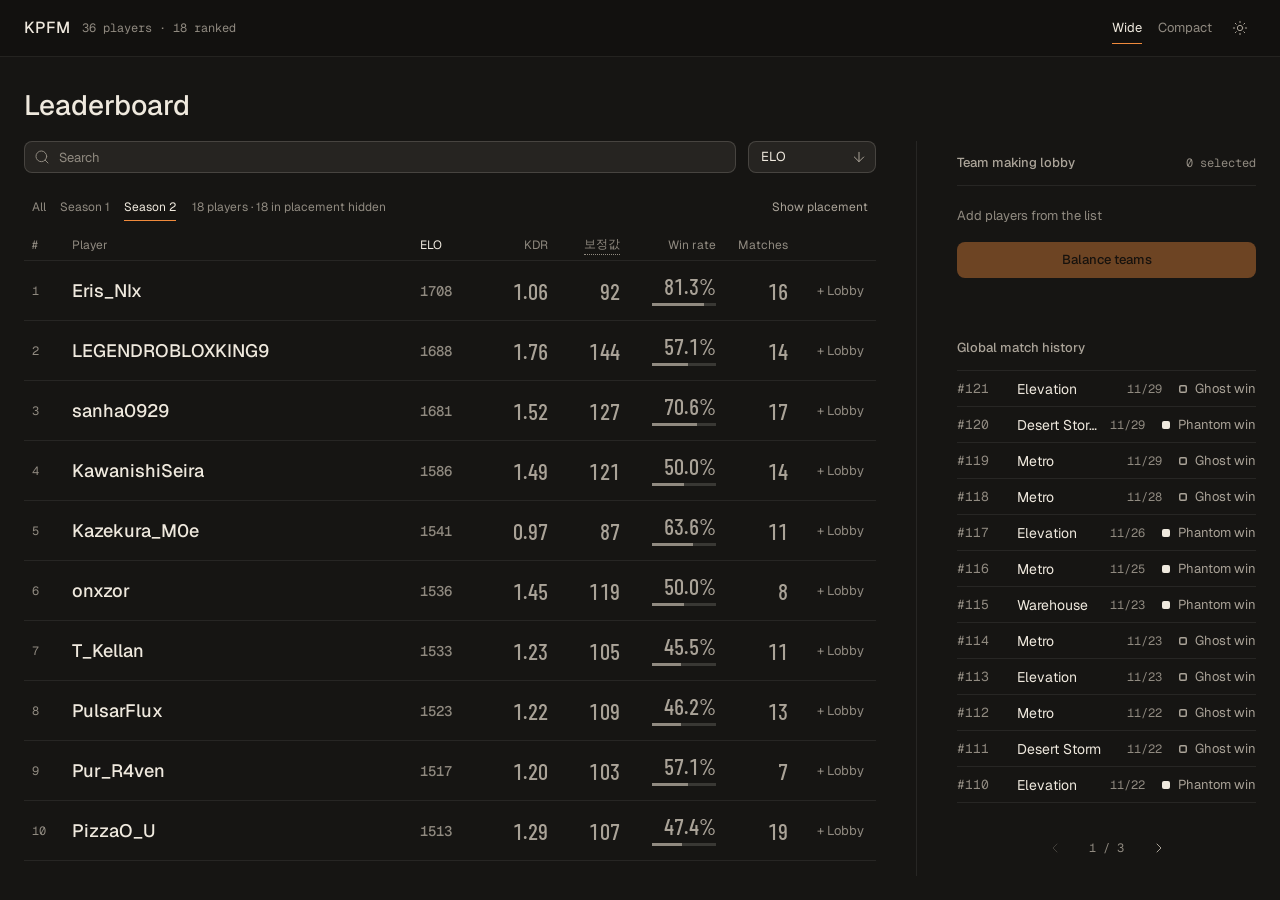
<file: index.html>
<!DOCTYPE html>
<html lang="ko" data-theme="dark">

<head>
    <meta charset="UTF-8" />
    <meta name="viewport" content="width=device-width, initial-scale=1.0" />
    <title>KPFM Leaderboard</title>

    <link rel="preconnect" href="https://fonts.googleapis.com">
    <link rel="preconnect" href="https://fonts.gstatic.com" crossorigin>
    <link href="https://fonts.googleapis.com/css2?family=Barlow+Condensed:wght@500;600&family=Geist:wght@400;500&family=Geist+Mono:wght@400;500&display=swap" rel="stylesheet">
    <link rel="stylesheet" href="ui.css?v=20261127">
    <script src="ui.js?v=20261127"></script>

    <style>
        /* 앱 셸: 화면을 꽉 채우고 목록만 안에서 스크롤 */
        html,
        body {
            height: 100%;
            overflow: hidden;
        }

        .shell {
            height: 100vh;
            display: flex;
            flex-direction: column;
        }

        .content {
            flex: 1;
            min-height: 0;
            width: 100%;
            max-width: 1440px;
            margin: 0 auto;
            padding: 24px;
            display: grid;
            grid-template-columns: minmax(0, 1fr) 340px;
            gap: 24px;
        }

        [data-layout="compact"] .content {
            max-width: 900px;
            padding: 16px 24px;
            gap: 16px;
        }

        .right-column {
            display: flex;
            flex-direction: column;
            gap: 16px;
            min-height: 0;
        }

        /* 모바일 탭 (800px 미만) */
        .tabs {
            display: none;
            padding: 12px 16px 0;
        }

        .tabs {
            border-bottom: 1px solid var(--hairline);
        }

        .tabs .seg {
            display: flex;
            gap: 24px;
        }

        .tabs .seg button {
            height: 40px;
        }

        /* 랭킹 패널 */
        .board {
            display: flex;
            flex-direction: column;
            min-height: 0;
            overflow: hidden;
        }

        .toolbar {
            display: flex;
            align-items: center;
            gap: 12px;
            padding: 12px 16px;
            border-bottom: 1px solid var(--hairline);
        }

        .search-bar {
            position: relative;
            flex: 1;
            min-width: 0;
        }

        .search-bar .icon {
            position: absolute;
            left: 10px;
            top: 8px;
            color: var(--text-3);
            pointer-events: none;
        }

        .search-bar input {
            width: 100%;
            height: 32px;
            padding: 0 12px 0 34px;
            background: var(--raised);
            border: 1px solid var(--hairline-strong);
            border-radius: 8px;
            color: var(--text);
            font: inherit;
            font-size: 13px;
            outline: none;
            transition: border-color 150ms var(--ease);
        }

        .search-bar input::placeholder {
            color: var(--text-3);
        }

        .search-bar input:focus {
            border-color: var(--accent-ink);
        }

        #autocompleteList,
        .custom-select-options {
            position: absolute;
            left: 0;
            top: calc(100% + 4px);
            width: 100%;
            display: none;
            flex-direction: column;
            max-height: 240px;
            overflow: auto;
            background: var(--surface);
            border: 1px solid var(--hairline-strong);
            border-radius: 8px;
            box-shadow: var(--shadow-pop);
            z-index: 50;
        }

        #autocompleteList div,
        .custom-option {
            padding: 0 12px;
            height: 32px;
            line-height: 32px;
            font-size: 13px;
            cursor: pointer;
            white-space: nowrap;
            transition: background-color 150ms var(--ease);
        }

        #autocompleteList div:hover,
        .custom-option:hover {
            background: var(--raised);
        }

        .custom-option.active {
            background: var(--raised);
            font-weight: 500;
        }

        .custom-select-wrapper {
            position: relative;
            display: flex;
            align-items: center;
            width: 128px;
            height: 32px;
            flex: none;
            background: var(--raised);
            border: 1px solid var(--hairline-strong);
            border-radius: 8px;
            transition: border-color 150ms var(--ease);
        }

        .custom-select-wrapper:hover {
            border-color: var(--text-3);
        }

        .custom-select-trigger {
            flex: 1;
            height: 100%;
            padding: 0 4px 0 12px;
            display: flex;
            align-items: center;
            font-size: 13px;
            text-align: left;
        }

        .sort-dir {
            display: grid;
            place-items: center;
            width: 32px;
            height: 100%;
            color: var(--text-2);
            transition: color 150ms var(--ease);
        }

        .sort-dir:hover {
            color: var(--accent-ink);
        }

        /* 목록: 한 줄 = 한 선수. 넓은 화면에서는 표, compact에서는 카드 */
        .list-head,
        .row {
            display: grid;
            grid-template-columns: 40px minmax(0, 1.6fr) 124px 108px 56px 68px 68px 68px 84px;
            column-gap: 12px;
            align-items: center;
            padding: 0 16px;
        }

        .list-head {
            height: 32px;
            font-size: 12px;
            color: var(--text-3);
            border-bottom: 1px solid var(--hairline);
        }

        .r {
            text-align: right;
        }

        .card-list {
            flex: 1;
            min-height: 0;
            overflow-y: auto;
        }

        .row {
            height: 44px;
            border-bottom: 1px solid var(--hairline);
            cursor: pointer;
            transition: background-color 150ms var(--ease);
        }

        .row:hover {
            background: var(--raised);
        }

        .row.in-lobby {
            box-shadow: inset 2px 0 0 var(--accent);
        }

        .row-head {
            display: contents;
        }

        .c-rank {
            font-family: var(--mono);
            font-size: 13px;
            color: var(--text-3);
        }

        .c-name {
            min-width: 0;
            overflow: hidden;
            text-overflow: ellipsis;
            white-space: nowrap;
            font-size: 14px;
            font-weight: 500;
        }

        .c-elo {
            display: flex;
            align-items: center;
            gap: 12px;
        }

        .c-elo .num {
            min-width: 36px;
            font-weight: 500;
        }

        .c-kdr,

        .c-adj,
        .c-wr,
        .c-matches {
            text-align: right;
        }

        .cell::before {
            display: none;
        }

        .lobby-toggle {
            justify-self: end;
            height: 28px;
            padding: 0 10px;
            border: 1px solid var(--hairline-strong);
            border-radius: 8px;
            font-size: 13px;
            color: var(--text-2);
            transition: color 150ms var(--ease), border-color 150ms var(--ease), background-color 150ms var(--ease);
        }

        .lobby-toggle:hover {
            color: var(--text);
            border-color: var(--text-3);
        }

        .row.in-lobby .lobby-toggle {
            color: var(--accent-ink);
            border-color: var(--accent);
        }

        /* 사이드: 로비, 경기 기록 */
        .lobby-body {
            padding: 16px;
            display: flex;
            flex-direction: column;
            gap: 12px;
        }

        .chips {
            display: flex;
            flex-wrap: wrap;
            gap: 8px;
            max-height: 112px;
            overflow-y: auto;
        }

        .chips:empty {
            min-height: 28px;
            align-items: center;
        }

        .chips:empty::before {
            content: "Add players from the list";
            font-size: 13px;
            color: var(--text-3);
        }

        .filter-chip {
            display: inline-flex;
            align-items: center;
            gap: 4px;
            height: 28px;
            padding: 0 4px 0 10px;
            background: var(--raised);
            border: 1px solid var(--hairline-strong);
            border-radius: 6px;
            font-size: 13px;
        }

        .filter-chip button {
            display: grid;
            place-items: center;
            width: 20px;
            height: 20px;
            border-radius: 4px;
            color: var(--text-3);
            transition: color 150ms var(--ease), background-color 150ms var(--ease);
        }

        .filter-chip button:hover {
            color: var(--text);
            background: var(--raised-hover);
        }

        .rounds-panel {
            flex: 1;
            min-height: 0;
            display: flex;
            flex-direction: column;
        }

        #globalRoundsList {
            flex: 1;
            min-height: 0;
            overflow-y: auto;
        }

        .round-row {
            display: grid;
            grid-template-columns: 48px minmax(0, 1fr) 40px auto;
            column-gap: 12px;
            align-items: center;
            height: 36px;
            padding: 0 16px;
            border-bottom: 1px solid var(--hairline);
            cursor: pointer;
            transition: background-color 150ms var(--ease);
        }

        .round-row.kpt {
            background: var(--kpt-row);
        }

        .round-row:hover {
            background: var(--raised);
        }

        .round-date {
            font-family: var(--mono);
            font-size: 12px;
            color: var(--text-3);
            font-variant-numeric: tabular-nums;
        }

        .round-id {
            font-family: var(--mono);
            font-size: 13px;
            color: var(--text-3);
        }

        .round-map {
            overflow: hidden;
            text-overflow: ellipsis;
            white-space: nowrap;
            text-transform: capitalize;
        }

        .round-winner {
            font-size: 13px;
            color: var(--text-2);
        }

        /* 팀 배정 결과 */
        .squads {
            display: grid;
            grid-template-columns: 1fr 1fr;
            gap: 12px;
            padding: 12px 12px 0;
        }

        .squad {
            border: 1px solid var(--hairline);
            border-radius: 8px;
            padding: 12px;
            background: var(--raised);
        }

        .squad h3 {
            font-size: 13px;
            font-weight: 500;
            margin-bottom: 8px;
        }

        .squad-list {
            display: flex;
            flex-direction: column;
            gap: 4px;
            min-height: 40px;
        }

        .squad-list div {
            display: flex;
            justify-content: space-between;
            gap: 8px;
            font-size: 13px;
            line-height: 24px;
        }

        .squad-avg {
            display: flex;
            justify-content: space-between;
            margin-top: 8px;
            padding-top: 8px;
            border-top: 1px solid var(--hairline);
            font-size: 12px;
            color: var(--text-3);
        }

        .versus {
            display: grid;
            grid-template-columns: auto 1fr auto;
            align-items: center;
            gap: 12px;
            padding: 16px 12px 0;
        }

        .vbar {
            display: grid;
            grid-template-columns: 1fr 1fr;
            gap: 2px;
            height: 8px;
        }

        .vbar>div {
            display: flex;
        }

        .vbar .vl {
            justify-content: flex-end;
        }

        .vbar i {
            display: block;
            height: 100%;
        }

        .vbar .vl i {
            background: var(--text);
            border-radius: 2px 0 0 2px;
        }

        .vbar .vr i {
            box-shadow: inset 0 0 0 1.5px var(--text-2);
            border-radius: 0 2px 2px 0;
        }

        .diff {
            display: flex;
            align-items: baseline;
            justify-content: center;
            gap: 8px;
            padding: 12px 12px 16px;
            font-size: 13px;
            color: var(--text-3);
        }

        .diff .num {
            font-size: 20px;
            line-height: 24px;
            font-weight: 500;
            color: var(--accent-ink);
        }

        @media (max-width: 479px) {
            .wordmark span {
                display: none;
            }
        }

        #loading {
            position: fixed;
            inset: 0;
            display: flex;
            align-items: center;
            justify-content: center;
            font-size: 14px;
            color: var(--text-3);
            background: var(--bg);
            z-index: 999;
        }

        /* ---- Wide: 상자 없이 한 장의 페이지처럼 ---- */
        .page-title {
            display: none;
        }

        [data-layout="wide"] .page-title,
        [data-layout="compact"] .page-title {
            display: block;
            padding-top: 32px;
            padding-bottom: 0;
            flex: none;
        }

        [data-layout="wide"] .page-title h2,
        [data-layout="compact"] .page-title h2 {
            font-size: 28px;
            line-height: 32px;
            font-weight: 500;
        }

        [data-layout="wide"] .wordmark span,
        [data-layout="compact"] .wordmark span {
            display: none;
        }

        [data-layout="wide"] .content {
            padding-top: 20px;
            gap: 40px;
        }

        [data-layout="wide"] .panel {
            background: transparent;
            border: none;
            border-radius: 0;
        }

        [data-layout="wide"] .right-column {
            gap: 32px;
            padding-left: 40px;
            border-left: 1px solid var(--hairline);
        }

        [data-layout="wide"] .panel-head,
        [data-layout="wide"] .toolbar {
            padding-left: 0;
            padding-right: 0;
        }

        [data-layout="wide"] .toolbar {
            padding-top: 0;
            border-bottom: none;
        }

        [data-layout="wide"] .lobby-body {
            padding-left: 0;
            padding-right: 0;
        }

        [data-layout="wide"] .row,
        [data-layout="wide"] .list-head {
            padding-left: 8px;
            padding-right: 8px;
        }

        [data-layout="wide"] .round-row {
            padding-left: 0;
            padding-right: 0;
        }

        /* 이름과 ELO가 먼저 보이고 나머지 열은 한 단계 조용하게 */
        [data-layout="wide"] .row {
            height: 56px;
        }

        [data-layout="wide"] .c-name {
            font-size: 18px;
        }

        [data-layout="wide"] .c-elo .num {
            font-size: 16px;
            min-width: 44px;
        }

        [data-layout="wide"] .c-kdr,

        [data-layout="wide"] .c-adj,
        [data-layout="wide"] .c-wr,
        [data-layout="wide"] .c-matches {
            color: var(--text-2);
            font-size: 13px;
        }

        [data-layout="wide"] .c-rank {
            font-size: 12px;
        }

        [data-layout="wide"] .lobby-toggle {
            border-color: transparent;
            color: var(--text-3);
        }

        [data-layout="wide"] .row:hover .lobby-toggle {
            border-color: var(--hairline-strong);
        }


        /* ---- Compact: 예전의 카드형 보기 (1024px 미만에서는 항상 이 보기) ---- */
        [data-layout="compact"] .board {
            background: transparent;
            border: none;
            overflow: visible;
            gap: 8px;
        }

        [data-layout="compact"] .toolbar {
            background: transparent;
            border: none;
            border-bottom: 1px solid var(--hairline);
            border-radius: 0;
        }

        [data-layout="compact"] .list-head {
            display: none;
        }

        [data-layout="compact"] .card-list {
            display: flex;
            flex-direction: column;
            gap: 8px;
        }

        [data-layout="compact"] .row {
            height: auto;
            align-items: start;
            grid-template-columns: repeat(5, minmax(0, 1fr));
            gap: 12px 8px;
            padding: 16px 4px;
            background: transparent;
            border: none;
            border-bottom: 1px solid var(--hairline);
            border-radius: 0;
        }

        [data-layout="compact"] .row:hover {
            background: transparent;
        }

        [data-layout="compact"] .row.in-lobby {
            box-shadow: inset 2px 0 0 var(--accent);
        }

        [data-layout="compact"] .row-head {
            display: flex;
            align-items: center;
            align-self: center;
            min-height: 28px;
            gap: 8px;
            grid-column: 1 / span 4;
            min-width: 0;
        }

        [data-layout="compact"] .lobby-toggle {
            grid-column: 5;
            grid-row: 1;
        }

        [data-layout="compact"] .cell::before {
            content: attr(data-label);
            display: block;
            margin-bottom: 4px;
            font-size: 12px;
            line-height: 16px;
            color: var(--text-3);
        }

        [data-layout="compact"] .c-elo {
            display: block;
        }

        [data-layout="compact"] .c-elo .ruler {
            display: block;
            margin-top: 6px;
            width: 100%;
            max-width: 56px;
        }

        [data-layout="compact"] .c-kdr,

        [data-layout="compact"] .c-adj,
        [data-layout="compact"] .c-wr,
        [data-layout="compact"] .c-matches {
            text-align: left;
        }

        /* Compact: 정렬을 검색창 안쪽 오른쪽 끝에 겹쳐 두고, 목록과 같은 너비로 맞춘다 */
        [data-layout="compact"] .toolbar {
            position: relative;
            flex-wrap: nowrap;
            padding: 12px 0;
        }

        [data-layout="compact"] .search-bar input {
            padding-right: 112px;
        }

        [data-layout="compact"] .custom-select-wrapper {
            position: absolute;
            right: 4px;
            top: 16px;
            width: auto;
            height: 24px;
            background: transparent;
            border: none;
            border-left: 1px solid var(--hairline-strong);
            border-radius: 0;
        }

        [data-layout="compact"] .custom-select-trigger {
            flex: none;
            padding: 0 4px 0 10px;
            color: var(--text-2);
        }

        [data-layout="compact"] .sort-dir {
            width: 28px;
        }

        [data-layout="compact"] .custom-select-options {
            left: auto;
            right: 0;
            width: 200px;
        }

        /* Compact에서도 와이드와 같은 기조: 이름과 ELO가 먼저, 나머지는 조용하게 */
        [data-layout="compact"] .c-name {
            font-size: 18px;
        }

        [data-layout="compact"] .c-rank {
            font-size: 12px;
        }

        [data-layout="compact"] .c-elo .num {
            font-size: 16px;
        }

        [data-layout="compact"] .c-kdr,

        [data-layout="compact"] .c-adj,
        [data-layout="compact"] .c-wr,
        [data-layout="compact"] .c-matches {
            color: var(--text-2);
            font-size: 13px;
        }

        [data-layout="compact"] .lobby-toggle {
            border-color: transparent;
            color: var(--text-3);
        }

        [data-layout="compact"] .row:hover .lobby-toggle {
            border-color: var(--hairline-strong);
        }

        [data-layout="compact"] .cell::before {
            color: var(--text-3);
            opacity: 0.85;
        }

        /* 800px 미만: 한 열 + 탭 */
        @media (max-width: 799px) {
            .page-title,
            [data-layout="compact"] .page-title {
                display: none;
            }

            .tabs {
                display: block;
            }

            .content,
            [data-layout="compact"] .content {
                grid-template-columns: minmax(0, 1fr);
                padding: 12px 16px 16px;
            }

            .wrap {
                padding: 0 16px;
            }

            .content[data-tab="leaderboard"] .right-column,
            .content[data-tab="lobby"] .board,
            .content[data-tab="rounds"] .board,
            .content[data-tab="lobby"] #roundsPanel,
            .content[data-tab="rounds"] #lobbyPanel {
                display: none;
            }


        }

        /* 스탯이 주인공: KDR, 승률, 경기 수를 같은 크기의 숫자로 크게. ELO·순위·티어는 보조.
           지금 정렬 기준인 열만 밝게 */
        .c-kdr,
        .c-adj,
        .c-wr,
        .c-matches {
            font-family: var(--display);
            font-size: 24px;
            font-weight: 500;
            line-height: 1;
            letter-spacing: 0.01em;
            color: var(--text-2);
            font-variant-numeric: tabular-nums;
        }

        .c-wr {
            display: flex;
            flex-direction: column;
            align-items: flex-end;
            justify-content: center;
            gap: 6px;
        }

        .wr-bar {
            display: block;
            width: 100%;
            max-width: 64px;
            height: 3px;
            background: var(--hairline-strong);
        }

        .wr-bar::after {
            content: "";
            display: block;
            height: 100%;
            width: var(--w);
            background: var(--text-3);
        }

        .board[data-sort="kdr"] .c-kdr,
        .board[data-sort="adj"] .c-adj,
        .board[data-sort="winrate"] .c-wr,
        .board[data-sort="matches"] .c-matches {
            color: var(--text);
        }

        .board[data-sort="winrate"] .wr-bar::after {
            background: var(--accent);
        }

        .filter-row {
            display: flex;
            align-items: center;
            justify-content: space-between;
            gap: 12px;
            padding: 8px 16px;
            font-size: 12px;
            color: var(--text-3);
        }

        .filter-row button {
            font-size: 12px;
            color: var(--text-2);
            transition: color 150ms var(--ease);
        }

        .filter-row button:hover {
            color: var(--text);
        }

        .filter-left {
            display: flex;
            align-items: center;
            flex-wrap: wrap;
            gap: 4px 16px;
            min-width: 0;
        }

        #placementToggle {
            flex-shrink: 0;
            white-space: nowrap;
        }

        .filter-row .seg {
            gap: 14px;
        }

        .filter-row .seg button {
            height: 28px;
            color: var(--text-3);
        }

        .filter-row .seg button:hover,
        .filter-row .seg button[aria-pressed="true"] {
            color: var(--text);
        }

        [data-layout="wide"] .filter-row {
            padding-left: 8px;
            padding-right: 8px;
        }

        [data-layout="compact"] .filter-row {
            padding-left: 4px;
            padding-right: 4px;
        }

        .list-head [data-k] {
            transition: color 150ms var(--ease);
        }

        .board[data-sort="elo"] .list-head [data-k="elo"],
        .board[data-sort="kdr"] .list-head [data-k="kdr"],
        .board[data-sort="adj"] .list-head [data-k="adj"],
        .board[data-sort="winrate"] .list-head [data-k="winrate"],
        .board[data-sort="matches"] .list-head [data-k="matches"] {
            color: var(--text);
        }

        .c-elo .num,
        .c-elo {
            color: var(--text-3);
        }

        .c-elo .ruler {
            opacity: 0.55;
        }

        /* 배치 선수(5경기 이하)의 보정값은 경기가 적어 믿기 어려우므로 흐리게 가린다. 올려 두면 보인다 */
        .board .c-adj.is-placement {
            filter: blur(5px);
            opacity: 0.8;
            user-select: none;
            transition: filter 150ms var(--ease);
        }

        @media (hover: hover) {
            .board .row:hover .c-adj.is-placement {
                filter: none;
            }
        }

        /* 터치 화면: 누르면 풀린다 */
        .board .c-adj.is-placement.revealed {
            filter: none;
        }

        /* Lobby 버튼: 테두리 없이 글자만. 호버하면 글자가 밝아진다. 줄바꿈 없음 */
        [data-layout] .lobby-toggle {
            border: 0;
            padding: 0 4px;
            white-space: nowrap;
            background: transparent;
            color: var(--text-3);
        }

        [data-layout] .row:hover .lobby-toggle,
        [data-layout] .lobby-toggle:hover {
            color: var(--text);
        }

        [data-layout] .row.in-lobby .lobby-toggle {
            color: var(--accent-ink);
        }

        /* 행에 올리면 스탯 숫자도 한 단계 밝아진다 (정렬 기준 열은 이미 가장 밝다) */
        [data-layout] .row:hover .c-kdr,
        [data-layout] .row:hover .c-adj,
        [data-layout] .row:hover .c-wr,
        [data-layout] .row:hover .c-matches {
            color: var(--text);
        }

        .board[data-sort="elo"] .c-elo {
            color: var(--text);
        }

        [data-layout="wide"] .row,
        [data-layout="wide"] .list-head {
            grid-template-columns: 40px minmax(0, 1.4fr) 104px 112px 76px 76px 100px 76px 84px;
        }

        [data-layout="wide"] .row {
            height: 60px;
        }

        [data-layout="wide"] .c-kdr,

        [data-layout="wide"] .c-adj,
        [data-layout="wide"] .c-wr,
        [data-layout="wide"] .c-matches {
            font-size: 26px;
            color: var(--text-2);
        }

        [data-layout="wide"] .board[data-sort="kdr"] .c-kdr,
        [data-layout="wide"] .board[data-sort="adj"] .c-adj,
        [data-layout="wide"] .board[data-sort="winrate"] .c-wr,
        [data-layout="wide"] .board[data-sort="matches"] .c-matches {
            color: var(--text);
        }

        [data-layout="wide"] .c-elo .num {
            font-size: 14px;
            min-width: 36px;
        }

        /* Wide인데 목록이 좁을 때(1024~1319px): 티어 열과 ELO 막대를 빼서 이름 칸을 지킨다 */
        @media (min-width: 1024px) and (max-width: 1319px) {

            [data-layout="wide"] .row,
            [data-layout="wide"] .list-head {
                grid-template-columns: 32px minmax(0, 1fr) 56px 64px 64px 88px 64px 72px;
                column-gap: 8px;
            }

            [data-layout="wide"] .c-tier,
            [data-layout="wide"] .list-head > span:nth-child(3),
            [data-layout="wide"] .c-elo .ruler {
                display: none;
            }

            [data-layout="wide"] .c-kdr,

            [data-layout="wide"] .c-adj,
            [data-layout="wide"] .c-wr,
            [data-layout="wide"] .c-matches {
                font-size: 22px;
            }
        }

        [data-layout="compact"] .c-kdr,

        [data-layout="compact"] .c-adj,
        [data-layout="compact"] .c-wr,
        [data-layout="compact"] .c-matches {
            font-size: 24px;
            color: var(--text-2);
        }

        [data-layout="compact"] .board[data-sort="kdr"] .c-kdr,
        [data-layout="compact"] .board[data-sort="adj"] .c-adj,
        [data-layout="compact"] .board[data-sort="winrate"] .c-wr,
        [data-layout="compact"] .board[data-sort="matches"] .c-matches {
            color: var(--text);
        }

        [data-layout="compact"] .c-wr {
            align-items: flex-start;
            justify-content: flex-start;
        }

        [data-layout="compact"] .c-wr {
            gap: 0;
        }

        [data-layout="compact"] .wr-bar {
            max-width: 48px;
            margin-top: 6px;
        }

        [data-layout="compact"] .c-elo .num {
            font-size: 14px;
        }

        /* ---- 전체 보기: 순위·티어·ELO·보정값 없이 통산 기록만 */
        .c-kd {
            font-family: var(--mono);
            font-size: 13px;
            line-height: 24px;
            color: var(--text-3);
            white-space: nowrap;
            text-align: right;
        }

        .list-head [data-all-only],
        .board[data-view="all"] .list-head [data-season-only] {
            display: none;
        }

        .board[data-view="all"] .list-head [data-all-only] {
            display: block;
        }

        [data-layout="wide"] .board[data-view="all"] .row,
        [data-layout="wide"] .board[data-view="all"] .list-head {
            grid-template-columns: minmax(0, 1fr) 140px 76px 100px 76px 84px;
        }

        @media (min-width: 1024px) and (max-width: 1319px) {

            [data-layout="wide"] .board[data-view="all"] .row,
            [data-layout="wide"] .board[data-view="all"] .list-head {
                grid-template-columns: minmax(0, 1fr) 104px 64px 88px 64px 72px;
            }
        }

        [data-layout="compact"] .c-kd {
            text-align: left;
        }

        [data-layout="compact"] .board[data-view="all"] .row {
            grid-template-columns: minmax(0, 1.5fr) repeat(3, minmax(0, 1fr));
        }

        [data-layout="compact"] .board[data-view="all"] .row-head {
            grid-column: 1 / span 3;
        }

        [data-layout="compact"] .board[data-view="all"] .lobby-toggle {
            grid-column: 4;
        }
    </style>
</head>

<body>

    <div id="loading">데이터 불러오는 중...</div>

    <div class="shell" style="display:none;">

        <header class="topbar">
            <div class="wrap topbar-in">
                <h1 class="wordmark">KPFM <span>Leaderboard</span></h1>
                <span class="meta meta-stats"><span id="playerCount">0</span> players<span id="rankedMeta"> · <span id="rankedCount">0</span> ranked</span></span>
                <div class="spacer"></div>
                <div class="seg layout-toggle" role="group" aria-label="Layout">
                    <button type="button" data-layout-pref="wide" aria-pressed="true">Wide</button>
                    <button type="button" data-layout-pref="compact" aria-pressed="false">Compact</button>
                </div>
                <button class="icon-btn" id="themeToggleBtn" type="button"></button>
            </div>
        </header>

        <!-- 모바일 탭 (800px 미만에서만 보임) -->
        <div class="tabs">
            <div class="seg" role="tablist">
                <button type="button" id="tabLeaderboard" aria-pressed="true">Leaderboard</button>
                <button type="button" id="tabLobby" aria-pressed="false">Lobby</button>
                <button type="button" id="tabRounds" aria-pressed="false">Rounds</button>
            </div>
        </div>

        <div class="page-title wrap">
            <h2>Leaderboard</h2>
        </div>

        <div class="content main-content-layout" id="mainContent" data-tab="leaderboard">

            <section class="panel board left-column" id="leftColumn">
                <div class="toolbar">
                    <div class="search-bar">
                        <svg class="icon" width="16" height="16" viewBox="0 0 24 24" fill="none" stroke="currentColor" stroke-width="1.5" stroke-linecap="round" stroke-linejoin="round" aria-hidden="true"><circle cx="11" cy="11" r="8"/><path d="m21 21-4.3-4.3"/></svg>
                        <input type="text" id="searchBox" placeholder="Search" autocomplete="off" aria-label="Search player">
                        <div id="autocompleteList"></div>
                    </div>
                    <div class="custom-select-wrapper" id="customSortWrapper">
                        <button type="button" class="custom-select-trigger" id="customSortTrigger" aria-label="Sort by">
                            <span>ELO</span>
                        </button>
                        <button type="button" class="sort-dir" id="sortDirBtn" aria-label="Sort descending" title="High to low"></button>
                        <div class="custom-select-options" id="customSortOptions">
                            <div class="custom-option active" data-value="elo" data-short="ELO">ELO</div>
                            <div class="custom-option" data-value="kdr" data-short="KDR">KDR</div>
                            <div class="custom-option" data-value="adj" data-short="보정값">보정값</div>
                            <div class="custom-option" data-value="winrate" data-short="Win rate">Win rate</div>
                            <div class="custom-option" data-value="matches" data-short="Matches">Matches</div>
                        </div>
                    </div>
                </div>

                <div class="filter-row">
                    <div class="filter-left">
                        <div class="seg" id="seasonTabs" role="group" aria-label="Season"></div>
                        <span id="filterInfo"></span>
                    </div>
                    <button type="button" id="placementToggle"></button>
                </div>

                <div class="list-head">
                    <span data-season-only>#</span>
                    <span>Player</span>
                    <span data-season-only>Tier</span>
                    <span data-k="elo" data-season-only>ELO</span>
                    <span class="r" data-all-only>Kills / deaths</span>
                    <span class="r" data-k="kdr">KDR</span>
                    <span class="r" data-k="adj" data-season-only><button type="button" class="adj" data-adj="" aria-haspopup="true">보정값</button></span>
                    <span class="r" data-k="winrate">Win rate</span>
                    <span class="r" data-k="matches">Matches</span>
                    <span></span>
                </div>

                <main class="card-list" id="leaderboardListContainer"></main>
            </section>

            <div class="right-column" id="rightColumn">
                <section class="panel lobby-panel" id="lobbyPanel">
                    <div class="panel-head">
                        <span class="label">Team making lobby</span>
                        <span class="meta" id="lobbyCount">0 selected</span>
                    </div>
                    <div class="lobby-body">
                        <div class="chips" id="filterTags"></div>
                        <button id="teamBalanceButton" class="btn btn-primary" type="button" disabled>Balance teams</button>
                    </div>
                </section>

                <section class="panel rounds-panel" id="roundsPanel">
                    <div class="panel-head">
                        <span class="label">Global match history</span>
                        <span class="meta kpt-legend" title="Rounds 1-92 · KPT scrim" id="seasonLegend"><i class="kpt-swatch"></i>Season 1</span>
                    </div>
                    <div id="globalRoundsList"></div>
                    <div class="pager">
                        <button id="prevRoundPageBtn" class="icon-btn" type="button" aria-label="Previous page"><svg class="icon" width="16" height="16" viewBox="0 0 24 24" fill="none" stroke="currentColor" stroke-width="1.5" stroke-linecap="round" stroke-linejoin="round" aria-hidden="true"><path d="m15 18-6-6 6-6"/></svg></button>
                        <span class="meta" id="roundPageInfo">1 / 1</span>
                        <button id="nextRoundPageBtn" class="icon-btn" type="button" aria-label="Next page"><svg class="icon" width="16" height="16" viewBox="0 0 24 24" fill="none" stroke="currentColor" stroke-width="1.5" stroke-linecap="round" stroke-linejoin="round" aria-hidden="true"><path d="m9 18 6-6-6-6"/></svg></button>
                    </div>
                </section>
            </div>
        </div>
    </div>

    <!-- 팀 배정 결과 -->
    <div class="modal" id="lobbyModal">
        <div class="modal-content" style="max-width: 520px;">
            <div class="modal-header">
                <h2 id="lobbyTitle">Balanced squads</h2>
                <button class="icon-btn" id="closeLobbyModal" type="button" aria-label="Close" style="border-color: transparent; background: transparent;"></button>
            </div>
            <div class="modal-body" style="padding: 0;">
                <div class="squads">
                    <div class="squad">
                        <h3 class="team"><i class="team-mark team-1"></i>Phantom</h3>
                        <div class="squad-list" id="team1List"></div>
                        <div class="squad-avg"><span>Avg ELO</span><span class="num" id="team1Avg" style="color: var(--text);">0</span></div>
                    </div>
                    <div class="squad">
                        <h3 class="team"><i class="team-mark team-2"></i>Ghost</h3>
                        <div class="squad-list" id="team2List"></div>
                        <div class="squad-avg"><span>Avg ELO</span><span class="num" id="team2Avg" style="color: var(--text);">0</span></div>
                    </div>
                </div>
                <div class="versus">
                    <span class="num" id="versusLeft">0</span>
                    <div class="vbar"><div class="vl"><i id="barLeft" style="width: 0%"></i></div><div class="vr"><i id="barRight" style="width: 0%"></i></div></div>
                    <span class="num" id="versusRight">0</span>
                </div>
                <div class="diff"><span>Avg ELO difference</span><span class="num" id="eloDiff">0</span></div>
            </div>
        </div>
    </div>

    <!-- 라운드 상세 -->
    <div class="modal" id="matchModal">
        <div class="modal-content" style="max-width: 640px;">
            <div class="modal-header">
                <h2 id="modalRoundTitle">Match details</h2>
                <button class="icon-btn" id="closeMatchModal" type="button" aria-label="Close" style="border-color: transparent; background: transparent;"></button>
            </div>
            <div class="modal-body">
                <table id="matchDetails" class="tbl">
                    <thead>
                        <tr>
                            <th><span class="team"><i class="team-mark team-1"></i>Phantom</span></th>
                            <th class="r">K</th>
                            <th class="r">D</th>
                            <th>ELO</th>
                            <th><span class="team"><i class="team-mark team-2"></i>Ghost</span></th>
                            <th class="r">K</th>
                            <th class="r">D</th>
                            <th>ELO</th>
                        </tr>
                    </thead>
                    <tbody></tbody>
                </table>
            </div>
        </div>
    </div>

    <script src="maps.js"></script>
    <script>
        let leaderboardData = [];
        let selectedUsers = new Set();
        const timestamp = `?timestamp=${Date.now()}`;

        let allMatches = [];
        let roundDates = {};   // 라운드 -> YYYY-MM-DD (rounds.csv, 없는 라운드도 있다)
        let seasonBoard = {};  // 시즌 -> 닉네임(소문자) -> { elo, tier, total }  (시즌마다 1500에서 새로 계산)
        let seasonStats = {};  // 시즌 -> 닉네임(소문자) -> { adj }
        let seasonCalc = [];   // 시즌별 라운드 ELO (경기 상세 창)
        let allNames = [];     // 전체 선수 이름 (로비 검색은 시즌과 무관)
        // 전체 보기는 순위표가 아니라 통산 기록이라 정렬을 따로 기억한다
        let currentView = '';
        const sortByView = { all: 'matches', season: 'elo' };
        let currentSort = 'elo';
        // 배치 제외 (기본 켜짐). 검색 중이거나 로비에 넣은 선수는 항상 보인다
        let hidePlacement = true;
        try { hidePlacement = localStorage.getItem('hidePlacement') !== '0'; } catch (e) { /* 저장소가 막혀도 동작 */ }
        let sortDesc = true;
        let activeTab = 'leaderboard'; // 'leaderboard', 'lobby', 'rounds' (800px 미만)

        let globalRoundsData = [];
        let currentRoundPage = 1;
        let roundsPerPage = 10;
        const ROUND_ROW_H = 36; // .round-row 높이와 같아야 한 페이지에 들어갈 개수를 맞게 계산한다

        window.addEventListener('DOMContentLoaded', () => {
            // 모달 닫기 버튼 아이콘
            ['closeLobbyModal', 'closeMatchModal'].forEach(id => {
                const el = document.getElementById(id);
                if (el) el.innerHTML = UI.icon('x');
            });

            // 모바일 탭
            ['Leaderboard', 'Lobby', 'Rounds'].forEach(t => {
                const btn = document.getElementById(`tab${t}`);
                if (!btn) return;
                btn.addEventListener('click', () => {
                    activeTab = t.toLowerCase();
                    document.getElementById('mainContent').setAttribute('data-tab', activeTab);
                    ['Leaderboard', 'Lobby', 'Rounds'].forEach(x => {
                        document.getElementById(`tab${x}`).setAttribute('aria-pressed', String(x === t));
                    });
                    recalcAndRender();
                });
            });

            // 정렬 방향: 화살표를 누를 때마다 뒤집는다
            const dirBtn = document.getElementById('sortDirBtn');
            syncSortUI();
            dirBtn.addEventListener('click', (e) => {
                e.stopPropagation();
                sortDesc = !sortDesc;
                syncSortUI();
                refreshLeaderboard();
            });

            // 정렬 선택
            const customTrigger = document.getElementById('customSortTrigger');
            const customOptions = document.getElementById('customSortOptions');
            const optionsList = customOptions.querySelectorAll('.custom-option');

            customTrigger.addEventListener('click', (e) => {
                e.stopPropagation();
                const isOpen = customOptions.style.display === 'flex';
                customOptions.style.display = isOpen ? 'none' : 'flex';
                document.getElementById('customSortWrapper').classList.toggle('open', !isOpen);
            });

            optionsList.forEach(opt => {
                opt.addEventListener('click', (e) => {
                    e.stopPropagation();
                    customOptions.style.display = 'none';
                    document.getElementById('customSortWrapper').classList.remove('open');
                    currentSort = opt.getAttribute('data-value');
                    if (currentView) sortByView[currentView] = currentSort;
                    sortDesc = true;
                    syncSortUI();
                    refreshLeaderboard();
                });
            });

            document.getElementById('closeMatchModal').addEventListener('click', () => {
                document.getElementById('matchModal').classList.remove('active');
            });

            window.addEventListener('click', e => {
                const modal = document.getElementById('matchModal');
                if (e.target === modal) modal.classList.remove('active');

                const wrapper = document.getElementById('customSortWrapper');
                if (wrapper && !wrapper.contains(e.target)) {
                    customOptions.style.display = 'none';
                    wrapper.classList.remove('open');
                }
            });

            // 라운드 기록 페이지 이동
            document.getElementById('prevRoundPageBtn').addEventListener('click', () => {
                if (currentRoundPage > 1) {
                    currentRoundPage--;
                    renderGlobalRoundsPage();
                }
            });
            document.getElementById('nextRoundPageBtn').addEventListener('click', () => {
                const totalPages = Math.ceil(globalRoundsData.length / roundsPerPage) || 1;
                if (currentRoundPage < totalPages) {
                    currentRoundPage++;
                    renderGlobalRoundsPage();
                }
            });

            window.addEventListener('resize', recalcAndRender);
            window.addEventListener('layoutchange', () => requestAnimationFrame(recalcAndRender));
        });

        async function loadAndProcessData() {
            const loading = document.getElementById('loading');
            const shell = document.querySelector('.shell');

            try {
                // 날짜와 보정값은 없어도 나머지는 정상 동작
                const datesPromise = fetch(`rounds.csv${timestamp}`).then(r => (r.ok ? r.text() : '')).catch(() => '');
                const insightPromise = fetch(`seasoninsight.csv${timestamp}`).then(r => (r.ok ? r.text() : '')).catch(() => '');
                const load = async (name) => {
                    const r = await fetch(`${name}${timestamp}`);
                    if (!r.ok) throw new Error(`${name} ${r.status}`);
                    return r.text();
                };
                const [matchText, boardText, calcText] = await Promise.all(
                    ['match.csv', 'seasonboard.csv', 'seasoncalc.csv'].map(load));

                allMatches = UI.parseRows(matchText);
                allMatches.reverse();
                allNames = [...new Set(allMatches.map(m => m.Nickname).filter(Boolean))];
                seasonBoard = UI.parseSeasonBoard(boardText);
                seasonCalc = UI.parseRows(calcText);
                seasonStats = UI.parseSeasonInsights(await insightPromise);
                roundDates = UI.parseRoundDates(await datesPromise);
                UI.mountSeasonTabs(document.getElementById('seasonTabs'), () => {
                    applySeason();
                    recalcAndRender();
                });
                applySeason();

            } catch (err) {
                console.error(err);
                loading.innerText = '데이터 로딩 실패';
                return;
            }
            loading.style.display = 'none';
            shell.style.display = 'flex';
            recalcAndRender();
        }

        document.addEventListener('DOMContentLoaded', loadAndProcessData);

        function processMatches(matches) {
            const playerStats = {};
            const roundsMap = {};

            matches.forEach((match) => {
                const nickname = match.Nickname;
                if (!nickname) return;

                if (!playerStats[nickname]) {
                    playerStats[nickname] = { nickname, matches: 0, kills: 0, deaths: 0, wins: 0, losses: 0 };
                }

                const p = playerStats[nickname];
                p.matches++;
                p.kills += parseInt(match.Kills, 10) || 0;
                p.deaths += parseInt(match.Deaths, 10) || 0;

                if (parseInt(match['Winning Team']) === parseInt(match.Team)) {
                    p.wins++;
                } else {
                    p.losses++;
                }

                const roundNum = parseInt(match.Round);
                if (roundNum && !roundsMap[roundNum]) {
                    roundsMap[roundNum] = {
                        round: roundNum,
                        map: match.Map || 'Unknown',
                        winningTeam: parseInt(match['Winning Team'])
                    };
                }
            });

            leaderboardData = Object.values(playerStats);
            globalRoundsData = Object.values(roundsMap);
            globalRoundsData.sort((a, b) => b.round - a.round);
            currentRoundPage = 1;
        }

        let searchQuery = '';

        function refreshLeaderboard() {
            let filteredData = leaderboardData;
            if (searchQuery) {
                filteredData = leaderboardData.filter(p => p.nickname.toLowerCase().includes(searchQuery));
            }
            renderLeaderboard(filteredData);
        }

        // 정렬 선택 상자와 방향 화살표를 지금 상태에 맞춘다. 전체 보기에는 ELO와 보정값 정렬이 없다
        function syncSortUI() {
            document.querySelectorAll('#customSortOptions .custom-option').forEach(opt => {
                const value = opt.getAttribute('data-value');
                opt.style.display = currentView === 'all' && (value === 'elo' || value === 'adj') ? 'none' : '';
                opt.classList.toggle('active', value === currentSort);
                if (value === currentSort) document.querySelector('#customSortTrigger span').textContent = opt.getAttribute('data-short');
            });
            const dirBtn = document.getElementById('sortDirBtn');
            dirBtn.innerHTML = UI.icon(sortDesc ? 'arrowDown' : 'arrowUp');
            dirBtn.title = sortDesc ? 'High to low' : 'Low to high';
            dirBtn.setAttribute('aria-label', sortDesc ? 'Sort descending' : 'Sort ascending');
        }

        // 고른 시즌의 경기만으로 목록을 다시 만든다. ELO·티어·보정값은 시즌 값이고, 전체 보기에는 없다
        function applySeason() {
            const season = UI.getSeason();
            const isAll = season === 'all';
            const view = isAll ? 'all' : 'season';
            if (view !== currentView) {
                currentView = view;
                currentSort = sortByView[view];
                sortDesc = true;
            }
            syncSortUI();
            document.querySelector('.board').dataset.view = view;

            processMatches(allMatches.filter(m => UI.inSeason(m.Round, season)));
            leaderboardData.forEach(p => {
                const key = p.nickname.toLowerCase();
                const e = isAll ? null : (seasonBoard[season] || {})[key];
                p.elo = e ? e.elo : 0;
                p.tier = e ? e.tier : 'Unranked';
                p.total = e ? e.total : p.matches;
                const s = isAll ? null : (seasonStats[season] || {})[key];
                p.adj = s && Number.isFinite(s.adj) ? s.adj : null;
            });

            leaderboardData.sort((a, b) => b.elo - a.elo);

            // 순위는 6경기 이상인 선수만 (5경기 이하는 배치중). 그 시즌의 경기 수로 센다
            let rankCounter = 1;
            leaderboardData.forEach(p => {
                p.rank = (p.matches > UI.PLACEMENT_GAMES && p.elo > 0) ? rankCounter++ : 'N/A';
            });

            const legend = document.getElementById('seasonLegend');
            if (legend) legend.hidden = !isAll;

            refreshLeaderboard();

            document.getElementById('playerCount').innerText = leaderboardData.length;
            document.getElementById('rankedCount').innerText = leaderboardData.filter(p => p.rank !== 'N/A').length;
            document.getElementById('rankedMeta').hidden = isAll;
        }

        function renderLeaderboard(data) {
            const dir = sortDesc ? 1 : -1;
            data.sort((a, b) => {
                const aSelected = selectedUsers.has(a.nickname);
                const bSelected = selectedUsers.has(b.nickname);
                if (aSelected && !bSelected) return -1;
                if (!aSelected && bSelected) return 1;

                if (currentSort === 'kdr') {
                    return dir * ((b.kills / Math.max(1, b.deaths)) - (a.kills / Math.max(1, a.deaths)));
                } else if (currentSort === 'adj') {
                    const av = x => (x.adj == null ? -Infinity : x.adj);
                    return dir * (av(b) - av(a));
                } else if (currentSort === 'winrate') {
                    const wrA = a.matches > 0 ? (a.wins / a.matches) : 0;
                    const wrB = b.matches > 0 ? (b.wins / b.matches) : 0;
                    return dir * (wrB - wrA);
                } else if (currentSort === 'matches') {
                    return dir * ((b.matches || 0) - (a.matches || 0) || (b.kills + b.deaths) - (a.kills + a.deaths));
                }
                return dir * ((b.elo || 0) - (a.elo || 0));
            });

            // 순위(#)는 현재 정렬 기준의 값으로 매긴다: 값이 높은 쪽이 1위. 화살표 방향이나 검색, 로비 선택과는 무관하다.
            // ELO 정렬에서만 배치중(5경기 이하) 선수가 순위 없이 '–'. 다른 정렬은 모두 번호를 매긴다 (1 2 3 4 ...)
            const metric = (p) => currentSort === 'kdr' ? p.kills / Math.max(1, p.deaths)
                : currentSort === 'adj' ? (p.adj == null ? -Infinity : p.adj)
                : currentSort === 'winrate' ? (p.matches > 0 ? p.wins / p.matches : 0)
                : currentSort === 'matches' ? (p.matches || 0)
                : (p.elo || 0);
            const rankOf = new Map();
            leaderboardData
                .filter(p => (currentSort === 'elo' ? p.rank !== 'N/A'
                    : !(hidePlacement && p.matches <= UI.PLACEMENT_GAMES) && !(currentSort === 'adj' && p.adj == null)))
                .sort((a, b) => metric(b) - metric(a))
                .forEach((p, i) => rankOf.set(p.nickname, i + 1));

            const container = document.getElementById('leaderboardListContainer');
            container.innerHTML = '';
            const board = container.closest('.board');
            if (board) board.dataset.sort = currentSort;

            const placing = (p) => p.matches <= UI.PLACEMENT_GAMES;
            const visible = data.filter(p => !hidePlacement || searchQuery || !placing(p) || selectedUsers.has(p.nickname));
            const hiddenCount = data.length - visible.length;
            document.getElementById('filterInfo').textContent = hiddenCount > 0
                ? `${visible.length} players · ${hiddenCount} in placement hidden`
                : `${visible.length} players`;
            const toggleBtn = document.getElementById('placementToggle');
            toggleBtn.textContent = hidePlacement ? 'Show placement' : 'Hide placement';
            toggleBtn.onclick = () => {
                hidePlacement = !hidePlacement;
                try { localStorage.setItem('hidePlacement', hidePlacement ? '1' : '0'); } catch (e) { /* 무시 */ }
                refreshLeaderboard();
            };

            visible.forEach(player => {
                const kdr = (player.kills / Math.max(1, player.deaths)).toFixed(2);
                const winRate = player.matches > 0 ? ((player.wins / player.matches) * 100).toFixed(1) + '%' : '0%';
                const winPct = player.matches > 0 ? Math.round((player.wins / player.matches) * 100) : 0;
                const isInLobby = selectedUsers.has(player.nickname);

                const row =document.createElement('div');
                row.className = 'row' + (isInLobby ? ' in-lobby' : '');
                row.onclick = () => UI.goToPlayer(player.nickname);

                const isAll = currentView === 'all';
                const nameHTML = `<span class="c-name">${UI.esc(player.nickname)}</span>`;
                const headHTML = isAll ? nameHTML
                    : `<span class="c-rank">${rankOf.get(player.nickname) ?? '–'}</span>${nameHTML}<span class="c-tier">${UI.tierHTML(player.tier, player.total)}</span>`;
                const eloHTML = isAll
                    ? `<div class="cell c-kd" data-label="K / D">${player.kills} / ${player.deaths}</div>`
                    : `<div class="cell c-elo" data-label="ELO"><span class="num">${player.elo || 'N/A'}</span>${player.elo ? UI.rulerHTML(player.elo) : ''}</div>`;
                const adjHTML = isAll ? ''
                    : `<div class="cell c-adj num${placing(player) ? ' is-placement' : ''}" data-label="보정값"${placing(player) ? ' title="배치 중이라 참고용입니다"' : ''}>${player.adj == null ? '–' : UI.adjIndex(player.adj)}</div>`;

                row.innerHTML = `
                    <div class="row-head">${headHTML}</div>
                    ${eloHTML}
                    <div class="cell c-kdr num" data-label="KDR">${kdr}</div>
                    ${adjHTML}
                    <div class="cell c-wr num" data-label="Win rate">${winRate}<i class="wr-bar" style="--w:${winPct}%"></i></div>
                    <div class="cell c-matches num" data-label="Matches">${player.matches}</div>
                `;

                const adjCell = row.querySelector('.c-adj.is-placement');
                if (adjCell) {
                    adjCell.addEventListener('click', (e) => {
                        if (window.matchMedia('(hover: none)').matches) {
                            e.stopPropagation();
                            adjCell.classList.toggle('revealed');
                        }
                    });
                }

                const toggle = document.createElement('button');
                toggle.type = 'button';
                toggle.className = 'lobby-toggle';
                toggle.textContent = isInLobby ? 'Remove' : '+ Lobby';
                toggle.onclick = (e) => {
                    e.stopPropagation();
                    toggleLobbyPlayer(player.nickname);
                };
                row.appendChild(toggle);
                container.appendChild(row);
            });
        }

        // 검색 자동완성
        const searchBox = document.getElementById('searchBox');
        searchBox.addEventListener('input', function () {
            searchQuery = this.value.trim().toLowerCase();
            refreshLeaderboard();

            const autocomplete = document.getElementById('autocompleteList');
            autocomplete.innerHTML = '';

            if (searchQuery.length > 0) {
                const players = allNames.filter(n => n.toLowerCase().includes(searchQuery)).map(nickname => ({ nickname }));
                if (players.length > 0) {
                    players.forEach(player => {
                        const item = document.createElement('div');
                        item.textContent = player.nickname;
                        item.onclick = () => {
                            addFilterTag(player.nickname);
                            autocomplete.style.display = 'none';
                        };
                        autocomplete.appendChild(item);
                    });
                    autocomplete.style.display = 'flex';
                }
            } else {
                autocomplete.style.display = 'none';
            }
        });

        function addFilterTag(nickname) {
            if (selectedUsers.has(nickname)) return;
            selectedUsers.add(nickname);
            updateFilterTags();

            searchBox.value = '';
            searchQuery = '';
            refreshLeaderboard();
        }

        function toggleLobbyPlayer(nickname) {
            if (selectedUsers.has(nickname)) {
                selectedUsers.delete(nickname);
            } else {
                selectedUsers.add(nickname);
            }
            updateFilterTags();
            refreshLeaderboard();
        }

        function updateFilterTags() {
            const container = document.getElementById('filterTags');
            container.innerHTML = '';

            selectedUsers.forEach(nickname => {
                const chip = document.createElement('div');
                chip.className = 'filter-chip';
                chip.innerHTML = `<span>${UI.esc(nickname)}</span>`;
                const remove = document.createElement('button');
                remove.type = 'button';
                remove.setAttribute('aria-label', `Remove ${nickname}`);
                remove.innerHTML = UI.icon('x', 14);
                remove.onclick = () => toggleLobbyPlayer(nickname);
                chip.appendChild(remove);
                container.appendChild(chip);
            });

            document.getElementById('teamBalanceButton').disabled = selectedUsers.size < 2;
            document.getElementById('lobbyCount').innerText = `${selectedUsers.size} selected`;
        }

        // 팀 배정 (알고리즘은 그대로: ELO 내림차순으로 합이 작은 쪽에 한 명씩)
        function balanceTeams() {
            const season = UI.getSeason() === 'all' ? UI.LATEST_SEASON : UI.getSeason();
            document.getElementById('lobbyTitle').textContent = `Balanced squads · ${UI.seasonLabel(season)} ELO`;
            const players = Array.from(selectedUsers).map(nickname => {
                const e = (seasonBoard[season] || {})[nickname.toLowerCase()];
                return { nickname, elo: e ? e.elo : 1500 };
            });

            players.sort((a, b) => (b.elo || 0) - (a.elo || 0));

            const team1 = [];
            const team2 = [];
            let sum1 = 0;
            let sum2 = 0;

            players.forEach(p => {
                const elo = p.elo;
                if (sum1 <= sum2) {
                    team1.push(p);
                    sum1 += elo;
                } else {
                    team2.push(p);
                    sum2 += elo;
                }
            });

            const fill = (containerId, team) => {
                const container = document.getElementById(containerId);
                container.innerHTML = '';
                team.forEach(p => {
                    const div = document.createElement('div');
                    div.innerHTML = `<span>${UI.esc(p.nickname)}</span><span class="num muted">${p.elo || 'N/A'}</span>`;
                    container.appendChild(div);
                });
            };
            fill('team1List', team1);
            fill('team2List', team2);

            const avg1 = team1.length > 0 ? Math.round(sum1 / team1.length) : 0;
            const avg2 = team2.length > 0 ? Math.round(sum2 / team2.length) : 0;
            document.getElementById('team1Avg').innerText = avg1;
            document.getElementById('team2Avg').innerText = avg2;
            // 인원이 다른 팀(예: 4명 대 3명)에서도 의미가 있도록 합계가 아니라 평균의 차이를 보여 준다
            document.getElementById('eloDiff').innerText = Math.abs(avg1 - avg2);

            // 좌우 대칭 막대: 평균 ELO를 같은 기준선에서 비교한다 (기준선 = 둘 중 낮은 값과 1500 중 작은 쪽에서 200점 아래)
            const base = Math.min(avg1, avg2, 1500) - 200;
            const top = Math.max(avg1, avg2) - base || 1;
            document.getElementById('versusLeft').innerText = avg1;
            document.getElementById('versusRight').innerText = avg2;
            document.getElementById('barLeft').style.width = `${((avg1 - base) / top) * 100}%`;
            document.getElementById('barRight').style.width = `${((avg2 - base) / top) * 100}%`;

            document.getElementById('lobbyModal').classList.add('active');
        }

        document.getElementById('closeLobbyModal').onclick = () => {
            document.getElementById('lobbyModal').classList.remove('active');
        };
        document.getElementById('lobbyModal').onclick = (e) => {
            if (e.target === document.getElementById('lobbyModal')) {
                document.getElementById('lobbyModal').classList.remove('active');
            }
        };
        document.getElementById('teamBalanceButton').onclick = balanceTeams;

        document.addEventListener('click', (e) => {
            const autocomplete = document.getElementById('autocompleteList');
            const searchWrapper = document.querySelector('.search-bar');
            if (searchWrapper && !searchWrapper.contains(e.target)) {
                autocomplete.style.display = 'none';
            }
        });

        function renderGlobalRoundsPage() {
            const container = document.getElementById('globalRoundsList');
            container.innerHTML = '';

            const totalItems = globalRoundsData.length;
            const totalPages = Math.ceil(totalItems / roundsPerPage) || 1;

            if (currentRoundPage > totalPages) currentRoundPage = totalPages;
            if (currentRoundPage < 1) currentRoundPage = 1;

            const startIndex = (currentRoundPage - 1) * roundsPerPage;
            const pageItems = globalRoundsData.slice(startIndex, Math.min(startIndex + roundsPerPage, totalItems));

            pageItems.forEach(r => {
                const team = r.winningTeam === 1 ? 1 : 2;
                const row = document.createElement('div');
                row.className = 'round-row' + (UI.isKPT(r.round) && UI.getSeason() === 'all' ? ' kpt' : '');
                if (UI.isKPT(r.round) && UI.getSeason() === 'all') row.title = 'Season 1 · KPT scrim';
                row.onclick = () => displayMatchDetails(r.round);
                row.innerHTML = `
                    <span class="round-id">#${r.round}</span>
                    <span class="round-map">${UI.esc(mapDisplayName(r.map))}</span>
                    <span class="round-date" title="${roundDates[r.round] || ''}">${UI.dateShort(roundDates[r.round])}</span>
                    <span class="round-winner team"><i class="team-mark team-${team}"></i>${team === 1 ? 'Phantom' : 'Ghost'} win</span>
                `;
                container.appendChild(row);
            });

            document.getElementById('roundPageInfo').textContent = `${currentRoundPage} / ${totalPages}`;
            document.getElementById('prevRoundPageBtn').disabled = (currentRoundPage === 1);
            document.getElementById('nextRoundPageBtn').disabled = (currentRoundPage === totalPages);
        }

        function displayMatchDetails(round) {
            document.getElementById('modalRoundTitle').textContent = `Round #${round}${roundDates[round] ? ' · ' + roundDates[round] : ''}${UI.isKPT(round) ? ' · Season 1 (KPT scrim)' : ' · Season 2'}`;
            UI.renderMatchDetails(round, allMatches, seasonCalc, document.querySelector('#matchDetails tbody'), UI.getSeason() !== 'all');
            document.getElementById('matchModal').classList.add('active');
        }

        function calcRoundsPerPage() {
            const listEl = document.getElementById('globalRoundsList');
            if (!listEl) return;
            const availableH = listEl.clientHeight;
            if (availableH <= 0) return;
            const count = Math.max(1, Math.floor(availableH / ROUND_ROW_H));
            if (count !== roundsPerPage) roundsPerPage = count;
        }

        function recalcAndRender() {
            if (globalRoundsData.length === 0) return;
            calcRoundsPerPage();
            const totalPages = Math.ceil(globalRoundsData.length / roundsPerPage) || 1;
            if (currentRoundPage > totalPages) currentRoundPage = totalPages;
            renderGlobalRoundsPage();
        }
    </script>

</body>

</html>
</file>
<file: ui.css>
/* KPFM 공용 스타일: 색 토큰, 기본 요소, 컨트롤, 표, 모달.
   index.html과 user.html이 함께 쓴다. 색을 바꿀 때는 아래 토큰만 고친다.
   방향: 정확하고 건조한 스코어보드. 표면은 따뜻한 그라파이트(다크)와 종이색(라이트)의 중립 단계 하나,
   액센트는 주황 하나를 선택, 주요 행동, 핵심 수치에만 쓴다. */

:root {
    color-scheme: dark;

    --font: 'Geist', ui-sans-serif, system-ui, -apple-system, 'Segoe UI', 'Malgun Gothic', sans-serif;
    --mono: 'Geist Mono', ui-monospace, 'SF Mono', Menlo, Consolas, monospace;
    --display: 'Barlow Condensed', 'Geist', system-ui, sans-serif;
    --ease: cubic-bezier(0.22, 1, 0.36, 1);

    /* Dark: 따뜻한 그라파이트 */
    --bg: #161513;
    --deep: #12110f;
    --surface: #1c1a18;
    --raised: #262421;
    --raised-hover: #2e2b27;
    --text: #efe9de;
    --text-2: #aaa398;
    --text-3: #908a80;
    --hairline: rgba(239, 233, 222, 0.08);
    --hairline-strong: rgba(239, 233, 222, 0.16);
    --kpt-row: rgba(239, 233, 222, 0.045); /* KPT 스크림 기록 행의 배경 */

    --accent: #f08a3c;
    /* 채움, 선, 점 */
    --accent-ink: #f08a3c;
    /* 글자로 쓸 때 */
    --on-accent: #1a1006;
    /* 액센트 위의 글자 */
    --pos: #4cc38a;
    --neg: #f0686c;
    --scrim: rgba(10, 9, 8, 0.62);
    --shadow-pop: none;

    /* 티어 색은 작은 점에만 쓴다 */
    --t-copper: #c4785a;
    --t-bronze: #b08a4e;
    --t-silver: #a3a9b3;
    --t-gold: #e2b43c;
    --t-platinum: #5cb8b2;
    --t-diamond: #7f9ef2;
    --t-champion: #e5566e;
}

[data-theme="light"] {
    color-scheme: light;

    /* Light: 따뜻한 종이 */
    --bg: #f7f4ee;
    --deep: #f1ece3;
    --surface: #fdfbf7;
    --raised: #efe9df;
    --raised-hover: #e7e0d4;
    --text: #1f1b16;
    --text-2: #5e554a;
    --text-3: #6b6256;
    --hairline: rgba(31, 27, 22, 0.10);
    --hairline-strong: rgba(31, 27, 22, 0.18);
    --kpt-row: rgba(31, 27, 22, 0.05);

    --accent: #e8651a;
    --accent-ink: #a63f08;
    --on-accent: #1f1206;
    --pos: #15803d;
    --neg: #c81e1e;
    --scrim: rgba(31, 27, 22, 0.34);
    --shadow-pop: 0 8px 24px rgba(0, 0, 0, 0.08);

    --t-copper: #a3573a;
    --t-bronze: #8c6a2e;
    --t-silver: #7d848f;
    --t-gold: #b8860b;
    --t-platinum: #2f8f89;
    --t-diamond: #4f6fd6;
    --t-champion: #d1334f;
}

* {
    box-sizing: border-box;
    margin: 0;
    padding: 0;
    -webkit-tap-highlight-color: transparent;
}

html,
body {
    background: var(--bg);
    color: var(--text);
    font: 400 14px/20px var(--font);
    -webkit-font-smoothing: antialiased;
}

button {
    font: inherit;
    color: inherit;
    background: none;
    border: none;
    cursor: pointer;
}

a {
    color: inherit;
}

:focus-visible {
    outline: 2px solid var(--accent-ink);
    outline-offset: 2px;
}

* {
    scrollbar-width: thin;
    scrollbar-color: var(--hairline-strong) transparent;
}

.num {
    font-family: var(--mono);
    font-variant-numeric: tabular-nums;
    font-size: 13px;
}

.muted {
    color: var(--text-3);
}

.positive {
    color: var(--pos);
}

.negative {
    color: var(--neg);
}

.icon {
    flex: none;
}

/* 앱 폭: wide는 1440까지, compact는 900까지 (기존 카드형 보기) */
.wrap {
    width: 100%;
    max-width: 1440px;
    margin: 0 auto;
    padding: 0 24px;
}

[data-layout="compact"] .wrap {
    max-width: 900px;
}

/* 상단 바 */
.topbar {
    background: var(--deep);
    border-bottom: 1px solid var(--hairline);
}

.topbar-in {
    height: 56px;
    display: flex;
    align-items: center;
    gap: 12px;
}

.wordmark {
    font-size: 16px;
    line-height: 1;
    font-weight: 500;
}

.wordmark span {
    font-weight: 400;
    color: var(--text-3);
    margin-left: 4px;
}

.spacer {
    flex: 1;
}

.meta {
    font-family: var(--mono);
    font-size: 12px;
    line-height: 16px;
    color: var(--text-3);
}

/* 버튼 */
.btn,
.icon-btn {
    display: inline-flex;
    align-items: center;
    justify-content: center;
    gap: 8px;
    height: 32px;
    border: 1px solid var(--hairline-strong);
    border-radius: 8px;
    background: var(--raised);
    color: var(--text);
    font-size: 13px;
    font-weight: 500;
    transition: color 150ms var(--ease), background-color 150ms var(--ease), border-color 150ms var(--ease), opacity 150ms var(--ease), transform 150ms var(--ease);
}

.btn {
    padding: 0 12px;
}

.icon-btn {
    width: 32px;
    color: var(--text-2);
    background: transparent;
    border-color: transparent;
}

.btn:hover:not(:disabled),
.icon-btn:hover:not(:disabled) {
    background: var(--raised-hover);
    color: var(--text);
}

.btn:active:not(:disabled),
.icon-btn:active:not(:disabled) {
    transform: scale(0.98);
}

.btn:disabled {
    opacity: 0.4;
    cursor: not-allowed;
}

.btn-primary {
    height: 36px;
    background: var(--accent);
    border-color: transparent;
    color: var(--on-accent);
}

.btn-primary:hover:not(:disabled) {
    background: var(--accent);
    color: var(--on-accent);
    opacity: 0.92;
}

/* 탭과 보기 전환: 상자 없이 글자 + 밑줄 */
.seg {
    display: inline-flex;
    gap: 16px;
}

.seg[hidden] {
    display: none;
}

.seg button {
    height: 32px;
    padding: 0;
    font-size: 13px;
    color: var(--text-3);
    border-bottom: 1px solid transparent;
    transition: color 150ms var(--ease), border-color 150ms var(--ease);
}

.seg button:hover {
    color: var(--text);
}

.seg button[aria-pressed="true"] {
    color: var(--text);
    border-bottom-color: var(--accent);
}

@media (max-width: 1023px) {
    .layout-toggle {
        display: none;
    }
}

/* 패널 */
.panel {
    background: var(--surface);
    border: 1px solid var(--hairline);
    border-radius: 12px;
}

.panel-head {
    display: flex;
    align-items: center;
    justify-content: space-between;
    gap: 12px;
    padding: 12px 16px;
    border-bottom: 1px solid var(--hairline);
}

.label {
    font-size: 13px;
    font-weight: 500;
    color: var(--text-2);
}

/* 티어: 작은 점 + 글자. 티어 안의 위치는 눈금자로 보여 준다 */
.tier {
    display: inline-flex;
    align-items: center;
    gap: 8px;
    font-size: 13px;
    color: var(--text-2);
    white-space: nowrap;
}

.tier .dot {
    width: 8px;
    height: 8px;
    border-radius: 50%;
    background: var(--tier-color, var(--text-3));
}

.tier-copper {
    --tier-color: var(--t-copper);
}

.tier-bronze {
    --tier-color: var(--t-bronze);
}

.tier-silver {
    --tier-color: var(--t-silver);
}

.tier-gold {
    --tier-color: var(--t-gold);
}

.tier-platinum {
    --tier-color: var(--t-platinum);
}

.tier-diamond {
    --tier-color: var(--t-diamond);
}

.tier-champion {
    --tier-color: var(--t-champion);
}

.tier.placement {
    color: var(--text-3);
}

.tier.placement .dot {
    background: transparent;
    box-shadow: inset 0 0 0 1.5px var(--text-3);
}

/* 티어 눈금자: 현재 티어 구간(100점)에서 ELO가 어디쯤인지 */
.ruler {
    position: relative;
    display: inline-block;
    width: 56px;
    height: 8px;
    flex: none;
    border-bottom: 1px solid var(--hairline-strong);
}

.ruler::before,
.ruler::after {
    content: "";
    position: absolute;
    bottom: -1px;
    width: 1px;
    height: 5px;
    background: var(--hairline-strong);
}

.ruler::before {
    left: 0;
}

.ruler::after {
    right: 0;
}

.ruler i {
    position: absolute;
    bottom: -1px;
    left: var(--pos, 0%);
    width: 2px;
    height: 8px;
    margin-left: -1px;
    background: var(--text-2);
}

.ruler-lg {
    width: 100%;
}

/* 팀 표시: Phantom은 채운 네모, Ghost는 빈 네모 */
.team-mark {
    display: inline-block;
    width: 8px;
    height: 8px;
    border-radius: 2px;
    flex: none;
}

.team-1 {
    background: var(--text);
}

.team-2 {
    box-shadow: inset 0 0 0 1.5px var(--text-2);
}

.team {
    display: inline-flex;
    align-items: center;
    gap: 8px;
}

/* 표 */
.tbl {
    width: 100%;
    border-collapse: collapse;
}

.tbl th {
    text-align: left;
    padding: 0 12px;
    height: 32px;
    font-size: 12px;
    font-weight: 400;
    color: var(--text-3);
    border-bottom: 1px solid var(--hairline);
    white-space: nowrap;
}

.tbl td {
    padding: 0 12px;
    height: 36px;
    font-size: 13px;
    border-bottom: 1px solid var(--hairline);
    white-space: nowrap;
}

.tbl tbody tr:last-child td {
    border-bottom: none;
}

.tbl .r {
    text-align: right;
}

.tbl tbody tr {
    transition: background-color 150ms var(--ease);
}

.tbl.rows-click tbody tr {
    cursor: pointer;
}

.tbl tbody tr.kpt {
    background: var(--kpt-row);
}

/* 범례: 작은 칸 + 글자 */
.kpt-legend {
    display: inline-flex;
    align-items: center;
    gap: 6px;
}

.seg button:disabled {
    opacity: 0.4;
    cursor: default;
}

.kpt-legend[hidden] {
    display: none;
}

.kpt-swatch {
    width: 12px;
    height: 12px;
    border: 1px solid var(--hairline-strong);
    background: var(--kpt-row);
}

.tbl tbody tr:hover {
    background: var(--raised);
}

/* 페이지 이동 */
.pager {
    display: flex;
    align-items: center;
    justify-content: center;
    gap: 12px;
    padding: 12px;
}

.pager .meta {
    min-width: 48px;
    text-align: center;
}

.pager .icon-btn:disabled {
    opacity: 0.3;
    cursor: not-allowed;
}

/* 모달 */
.modal {
    position: fixed;
    inset: 0;
    z-index: 100;
    display: none;
    align-items: center;
    justify-content: center;
    padding: 16px;
    background: var(--scrim);
}

.modal.active {
    display: flex;
}

.modal-content {
    width: 100%;
    max-width: 440px;
    max-height: calc(100vh - 32px);
    display: flex;
    flex-direction: column;
    overflow: hidden;
    background: var(--surface);
    border: 1px solid var(--hairline-strong);
    border-radius: 16px;
    box-shadow: var(--shadow-pop);
}

.modal.active .modal-content {
    animation: rise 200ms var(--ease);
}

@keyframes rise {
    from {
        opacity: 0;
        transform: translateY(8px);
    }

    to {
        opacity: 1;
        transform: none;
    }
}

.modal-header {
    display: flex;
    align-items: center;
    justify-content: space-between;
    padding: 12px 12px 12px 20px;
    border-bottom: 1px solid var(--hairline);
}

.modal-header h2 {
    font-size: 16px;
    line-height: 24px;
    font-weight: 500;
}

.modal-body {
    overflow: auto;
    padding: 8px 12px 16px;
}

/* 경기 상세 표 (두 페이지 공용) */
#matchDetails {
    min-width: 480px;
    table-layout: fixed;
}

#matchDetails th,
#matchDetails td {
    padding: 0 8px;
    overflow: hidden;
    text-overflow: ellipsis;
}

#matchDetails th:nth-child(4),
#matchDetails td:nth-child(4),
#matchDetails th:nth-child(8),
#matchDetails td:nth-child(8) {
    width: 18%;
}

#matchDetails th:nth-child(2),
#matchDetails th:nth-child(3),
#matchDetails th:nth-child(6),
#matchDetails th:nth-child(7),
#matchDetails td:nth-child(2),
#matchDetails td:nth-child(3),
#matchDetails td:nth-child(6),
#matchDetails td:nth-child(7) {
    width: 7%;
    text-align: right;
}

#matchDetails th:nth-child(5),
#matchDetails td:nth-child(5) {
    border-left: 1px solid var(--hairline);
    padding-left: 16px;
}

#matchDetails .name {
    cursor: pointer;
}

#matchDetails .name:hover {
    text-decoration: underline;
}

#matchDetails .mvp {
    color: var(--accent-ink);
    font-weight: 500;
}

/* 전체 보기: ELO 열 감춤 (4번째, 8번째 칸) */
#matchDetails.no-elo th:nth-child(4n),
#matchDetails.no-elo td:nth-child(4n) {
    display: none;
}

#matchDetails.no-elo {
    min-width: 0;
}

/* 좁은 화면에서 쌓은 보기 (ui.js가 .stacked를 붙인다) */
#matchDetails.stacked {
    min-width: 0;
}

#matchDetails.stacked thead {
    display: none;
}

#matchDetails.stacked td:nth-child(n) {
    border-left: none;
    padding-left: 8px;
}

#matchDetails.stacked td:nth-child(1) {
    width: 46%;
}

#matchDetails.stacked td:nth-child(2),
#matchDetails.stacked td:nth-child(3) {
    width: 12%;
    text-align: right;
}

#matchDetails.stacked td:nth-child(4) {
    width: 30%;
    text-align: right;
}

#matchDetails.stacked .team-row td {
    height: 32px;
    font-size: 12px;
    color: var(--text-3);
}

#matchDetails.stacked .team-row:not(:first-child) td {
    padding-top: 12px;
}

@media (prefers-reduced-motion: reduce) {

    *,
    *::before,
    *::after {
        animation-duration: 1ms !important;
        transition-duration: 1ms !important;
    }
}

/* 모바일: 카드 상자를 걷어내고 구분선으로만 나눈다 */
@media (max-width: 599px) {
    .panel {
        background: transparent;
        border-color: transparent;
        border-radius: 0;
        border-top-color: var(--hairline);
    }
}

/* 보정값: 점선 밑줄, 누르면 설명 */
.adj {
    padding: 0;
    color: inherit;
    font: inherit;
    border-bottom: 1px dotted var(--text-3);
    cursor: help;
    transition: color 150ms var(--ease), border-color 150ms var(--ease);
}

.adj:hover {
    color: var(--text);
    border-bottom-color: var(--text-2);
}

.pop {
    position: fixed;
    z-index: 300;
    width: min(320px, calc(100vw - 16px));
    padding: 12px 16px;
    background: var(--raised);
    border: 1px solid var(--hairline-strong);
    border-radius: 8px;
    box-shadow: var(--shadow-pop);
    font-size: 13px;
    line-height: 20px;
    color: var(--text-2);
}

.pop strong {
    display: block;
    margin-bottom: 4px;
    font-weight: 500;
    color: var(--text);
}

.pop p + p {
    margin-top: 8px;
}
</file>
